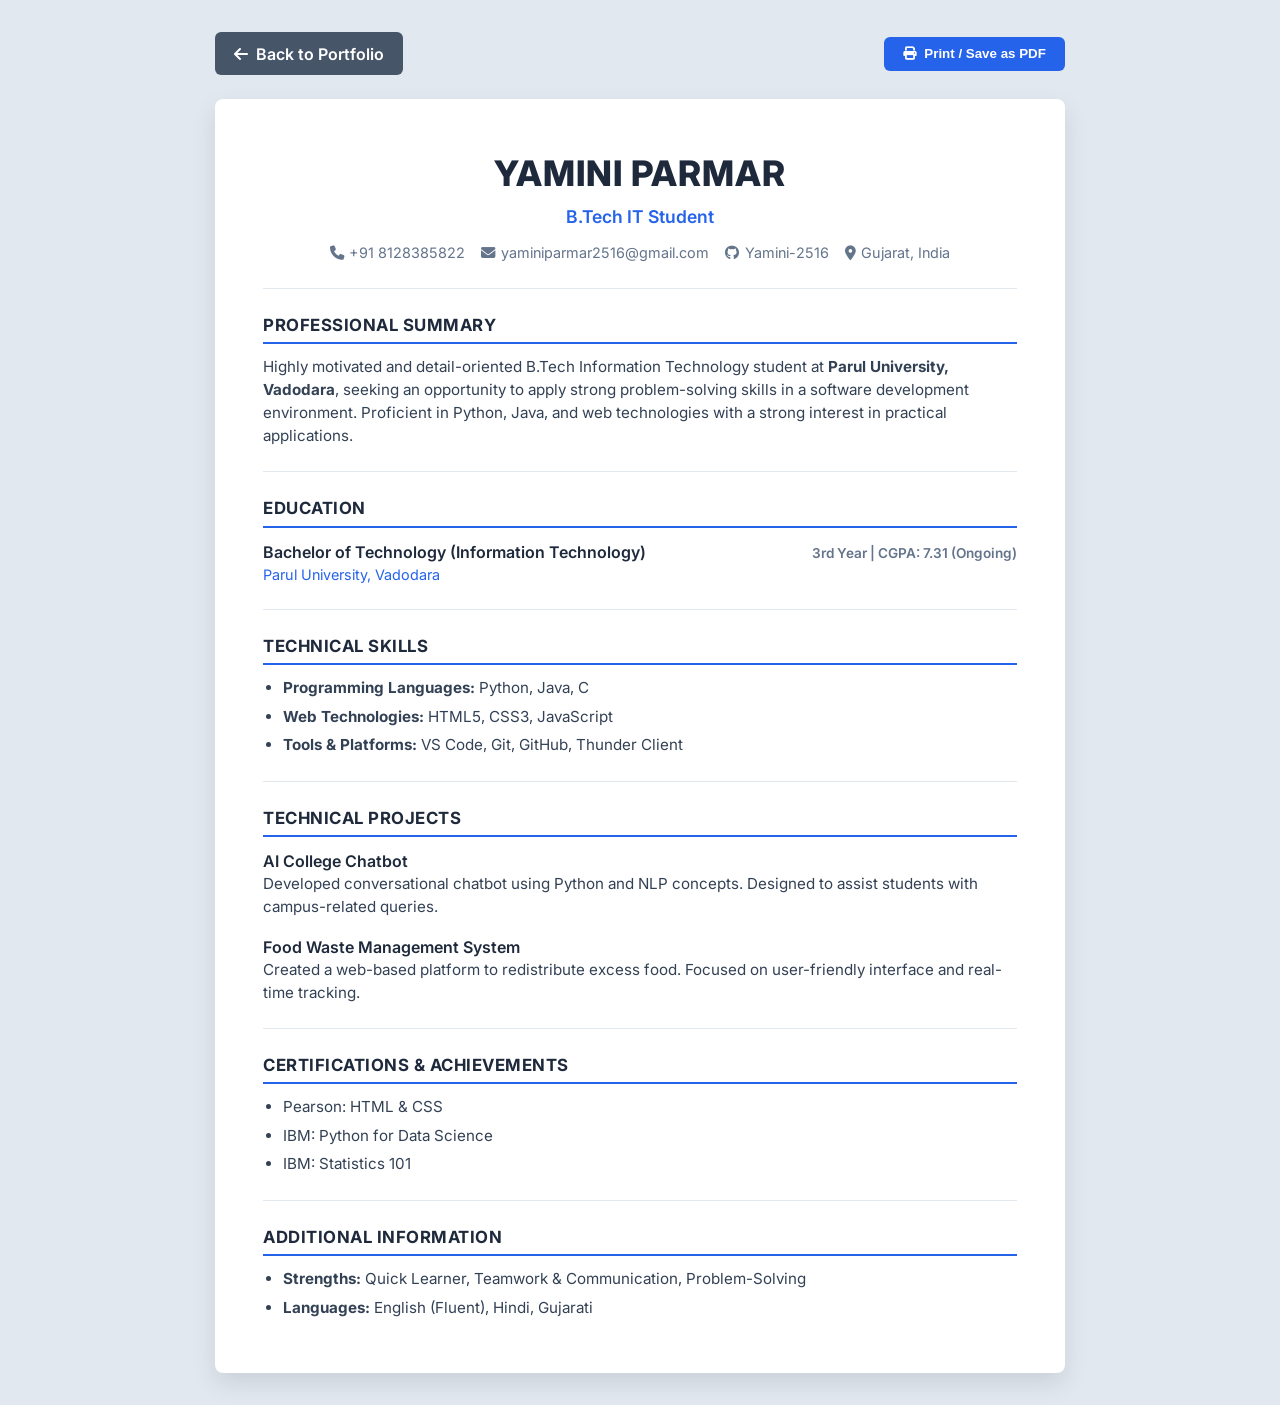
<file: templates/resume.html>
<!DOCTYPE html>
<html lang="en">
<head>
    <meta charset="UTF-8">
    <meta name="viewport" content="width=device-width, initial-scale=1.0">
    <title>Resume - Yamini Parmar | B.Tech IT</title>
    <link href="https://fonts.googleapis.com/css2?family=Inter:wght@400;500;600;700&display=swap" rel="stylesheet">
    <link rel="stylesheet" href="https://cdnjs.cloudflare.com/ajax/libs/font-awesome/6.5.1/css/all.min.css">
    <style>
        :root {
            --primary: #1e293b;
            --accent: #2563eb;
            --text: #334155;
            --light-bg: #f8fafc;
            --border: #e2e8f0;
        }

        * {
            box-sizing: border-box;
            margin: 0;
            padding: 0;
        }

        body {
            font-family: 'Inter', system-ui, sans-serif;
            color: var(--text);
            background: #e2e8f0;
            padding: 2rem 1rem;
            line-height: 1.5;
        }

        .resume-page {
            max-width: 850px;
            margin: 0 auto;
            background: #ffffff;
            padding: 3rem;
            border-radius: 8px;
            box-shadow: 0 10px 25px rgba(0,0,0,0.1);
        }

        .resume-header {
            text-align: center;
            margin-bottom: 1.5rem;
        }

        .resume-name {
            font-size: 2.2rem;
            font-weight: 800;
            color: var(--primary);
            letter-spacing: 1px;
        }

        .resume-sub {
            font-size: 1.1rem;
            font-weight: 600;
            color: var(--accent);
            margin: 0.25rem 0 0.75rem;
        }

        .contact-bar {
            display: flex;
            flex-wrap: wrap;
            justify-content: center;
            gap: 1rem;
            font-size: 0.9rem;
            color: #64748b;
        }

        .contact-bar span {
            display: inline-flex;
            align-items: center;
            gap: 0.35rem;
        }

        hr {
            border: 0;
            height: 1px;
            background: var(--border);
            margin: 1.5rem 0;
        }

        .section-title {
            font-size: 1.05rem;
            font-weight: 700;
            color: var(--primary);
            letter-spacing: 0.5px;
            margin-bottom: 0.75rem;
            text-transform: uppercase;
            border-bottom: 2px solid var(--accent);
            padding-bottom: 0.25rem;
        }

        p, ul {
            font-size: 0.95rem;
        }

        ul {
            list-style: disc;
            padding-left: 1.25rem;
        }

        li {
            margin-bottom: 0.35rem;
        }

        .entry {
            margin-bottom: 1rem;
        }

        .entry-head {
            display: flex;
            justify-content: space-between;
            align-items: baseline;
            font-weight: 600;
        }

        .entry-title {
            color: var(--primary);
            font-size: 1rem;
        }

        .entry-date {
            font-size: 0.85rem;
            color: #64748b;
        }

        .entry-sub {
            color: var(--accent);
            font-size: 0.9rem;
            margin-bottom: 0.25rem;
        }

        .action-bar {
            max-width: 850px;
            margin: 0 auto 1.5rem;
            display: flex;
            justify-content: space-between;
            align-items: center;
        }

        .btn {
            display: inline-flex;
            align-items: center;
            gap: 0.5rem;
            padding: 0.6rem 1.2rem;
            background: var(--accent);
            color: #ffffff;
            border: none;
            border-radius: 6px;
            font-weight: 600;
            cursor: pointer;
            text-decoration: none;
        }

        .btn:hover {
            opacity: 0.9;
        }

        @media print {
            body {
                background: #ffffff;
                padding: 0;
            }
            .action-bar {
                display: none;
            }
            .resume-page {
                box-shadow: none;
                padding: 0;
            }
        }
    </style>
</head>
<body>

    <div class="action-bar">
        <a href="/" class="btn" style="background: #475569;"><i class="fa-solid fa-arrow-left"></i> Back to Portfolio</a>
        <button onclick="window.print()" class="btn"><i class="fa-solid fa-print"></i> Print / Save as PDF</button>
    </div>

    <div class="resume-page">
        <div class="resume-header">
            <h1 class="resume-name">YAMINI PARMAR</h1>
            <div class="resume-sub">B.Tech IT Student</div>
            <div class="contact-bar">
                <span><i class="fa-solid fa-phone"></i> +91 8128385822</span>
                <span><i class="fa-solid fa-envelope"></i> yaminiparmar2516@gmail.com</span>
                <span><i class="fa-brands fa-github"></i> Yamini-2516</span>
                <span><i class="fa-solid fa-location-dot"></i> Gujarat, India</span>
            </div>
        </div>

        <hr>

        <section class="section">
            <h2 class="section-title">Professional Summary</h2>
            <p>
                Highly motivated and detail-oriented B.Tech Information Technology student at <strong>Parul University, Vadodara</strong>, seeking an opportunity to apply strong problem-solving skills in a software development environment. Proficient in Python, Java, and web technologies with a strong interest in practical applications.
            </p>
        </section>

        <hr>

        <section class="section">
            <h2 class="section-title">Education</h2>
            <div class="entry">
                <div class="entry-head">
                    <span class="entry-title">Bachelor of Technology (Information Technology)</span>
                    <span class="entry-date">3rd Year | CGPA: 7.31 (Ongoing)</span>
                </div>
                <div class="entry-sub">Parul University, Vadodara</div>
            </div>
        </section>

        <hr>

        <section class="section">
            <h2 class="section-title">Technical Skills</h2>
            <ul>
                <li><strong>Programming Languages:</strong> Python, Java, C</li>
                <li><strong>Web Technologies:</strong> HTML5, CSS3, JavaScript</li>
                <li><strong>Tools & Platforms:</strong> VS Code, Git, GitHub, Thunder Client</li>
            </ul>
        </section>

        <hr>

        <section class="section">
            <h2 class="section-title">Technical Projects</h2>
            <div class="entry">
                <div class="entry-head">
                    <span class="entry-title">AI College Chatbot</span>
                </div>
                <p>Developed conversational chatbot using Python and NLP concepts. Designed to assist students with campus-related queries.</p>
            </div>
            <div class="entry">
                <div class="entry-head">
                    <span class="entry-title">Food Waste Management System</span>
                </div>
                <p>Created a web-based platform to redistribute excess food. Focused on user-friendly interface and real-time tracking.</p>
            </div>
        </section>

        <hr>

        <section class="section">
            <h2 class="section-title">Certifications & Achievements</h2>
            <ul>
                <li>Pearson: HTML & CSS</li>
                <li>IBM: Python for Data Science</li>
                <li>IBM: Statistics 101</li>
            </ul>
        </section>

        <hr>

        <section class="section">
            <h2 class="section-title">Additional Information</h2>
            <ul>
                <li><strong>Strengths:</strong> Quick Learner, Teamwork & Communication, Problem-Solving</li>
                <li><strong>Languages:</strong> English (Fluent), Hindi, Gujarati</li>
            </ul>
        </section>
    </div>

</body>
</html>
</file>
